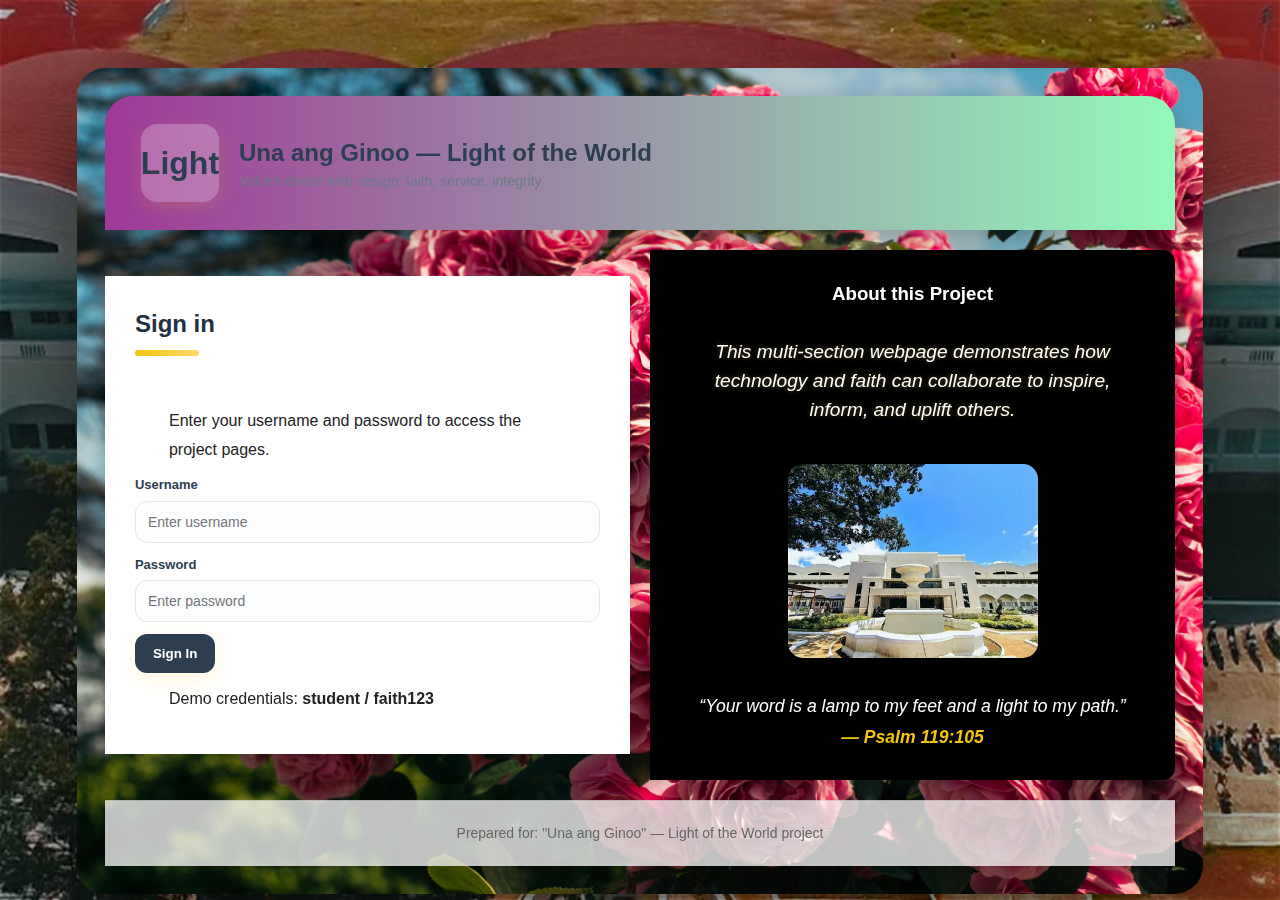
<file: index.html>
<!doctype html>
<html lang="en">
<head>
  <meta charset="utf-8" />
  <meta name="viewport" content="width=device-width,initial-scale=1" />
  <title>FaithProject - Login</title>
  <link rel="stylesheet" href="styles.css">
  <link rel="stylesheet" href="index1.css">
</head>
<body>
  <div class="container">
    <!-- Header -->
    <div class="header">
      <div class="logo">Light</div>
      <div>
        <div class="title">Una ang Ginoo — Light of the World</div>
        <div class="subtitle">Values-driven web design: faith, service, integrity</div>
      </div>
    </div>

    <!-- Login Card with Split Layout -->
    <div class="login-card" role="main" aria-labelledby="login-header">
      
      <!-- Left side: Login -->
      <div class="login-left">
        <h2 id="login-header">Sign in</h2>
        <span class="gold-line"></span>
        <p class="note">Enter your username and password to access the project pages.</p>

        <div class="form-group">
          <label for="username">Username</label>
          <input id="username" type="text" placeholder="Enter username" aria-required="true" />
        </div>

        <div class="form-group">
          <label for="password">Password</label>
          <input id="password" type="password" placeholder="Enter password" aria-required="true" />
        </div>

        <button class="btn" onclick="tryLogin()">Sign In</button>
        <p style="margin-top:12px" class="note">Demo credentials: <strong>student / faith123</strong></p>
      </div>

      <!-- Right side: About Section -->
      <div class="login-right">
        <h3>About this Project</h3>
        <p class="note">
          This multi-section webpage demonstrates how technology and faith can collaborate 
          to inspire, inform, and uplift others.
        </p>

        <!-- Candle Image with Glow Animation (Local Image) -->
        <img src="front.webp" alt="Candle" class="about-img glow">

        <!-- Bible Verse -->
        <p class="verse">
            “Your word is a lamp to my feet and a light to my path.”  
            <span>— Psalm 119:105</span>
        </p>
      </div>
    </div>

    <!-- Footer -->
    <div class="footer">Prepared for: "Una ang Ginoo" — Light of the World project</div>
  </div>

  <!-- Login Script -->
  <script>
    const DEMO_USER = "student";
    const DEMO_PASS = "faith123";

    function tryLogin(){
      const u = document.getElementById('username').value.trim();
      const p = document.getElementById('password').value.trim();

      if(!u || !p){
        alert('Enter both username and password.');
        return;
      }
      if(u === DEMO_USER && p === DEMO_PASS){
        sessionStorage.setItem('loggedIn','true');
        sessionStorage.setItem('user', u);
        location.href = "home.html";
      } else {
        alert('Credentials incorrect. Try username: student  password: faith123');
      }
    }

    if(sessionStorage.getItem('loggedIn') === 'true'){
      // Optional: location.href = 'home.html';
    }
  </script>
</body>
</html>
</file>
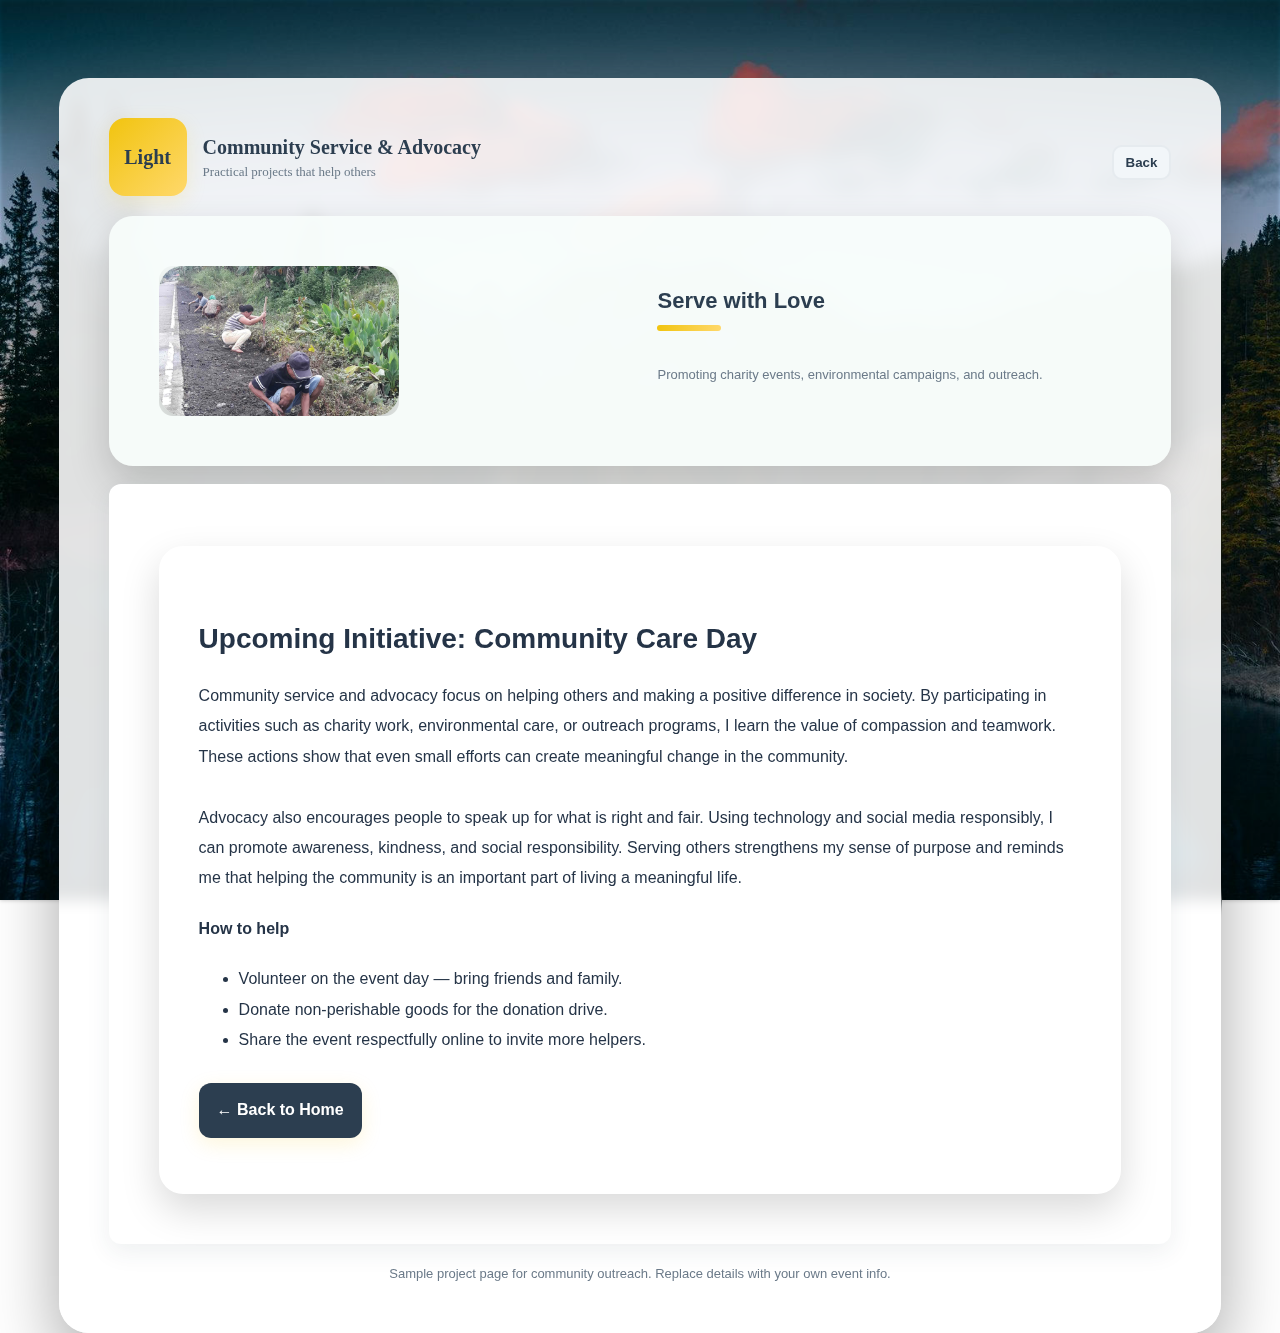
<file: community.html>
<!doctype html>
<html lang="en">
<head>
  <meta charset="utf-8" />
  <meta name="viewport" content="width=device-width,initial-scale=1" />
  <title>Community Service</title>
  <link rel="stylesheet" href="styles.css">
  <link rel="stylesheet" href="community.css">
</head>
<body>
  <div class="container">
    <div class="header">
      <div class="logo">Light</div>
      <div>
        <div class="title">Community Service & Advocacy</div>
        <div class="subtitle">Practical projects that help others</div>
      </div>
      <div class="top-right">
        <button class="logout" onclick="goBack()">Back</button>
      </div>
    </div>

    <div class="hero">
      <div class="hero-img">
        <img src="community.jpeg" alt="Community service">
      </div>
      <div class="hero-text">
        <h1>Serve with Love</h1>
        <span class="gold-line"></span>
        <p class="note">Promoting charity events, environmental campaigns, and outreach.</p>
      </div>
    </div>

    <div class="content">
      <div class="article">
        <h3>Upcoming Initiative: Community Care Day</h3>
           <p>Community service and advocacy focus on helping others and making a positive difference in society. By participating in activities such as charity work, environmental care, or outreach programs, I learn the value of compassion and teamwork. These actions show that even small efforts can create meaningful change in the community.<br>
<br>Advocacy also encourages people to speak up for what is right and fair. Using technology and social media responsibly, I can promote awareness, kindness, and social responsibility. Serving others strengthens my sense of purpose and reminds me that helping the community is an important part of living a meaningful life.</p>
        <h4>How to help</h4>
        <ul>
          <li>Volunteer on the event day — bring friends and family.</li>
          <li>Donate non-perishable goods for the donation drive.</li>
          <li>Share the event respectfully online to invite more helpers.</li>
        </ul>

        <p style="margin-top:12px"><a class="back-link btn" href="home.html">← Back to Home</a></p>
      </div>
    </div>

    <div class="footer">Sample project page for community outreach. Replace details with your own event info.</div>
  </div>
<script>function goBack(){ location.href='home.html' }</script>
</body>
</html>
</file>
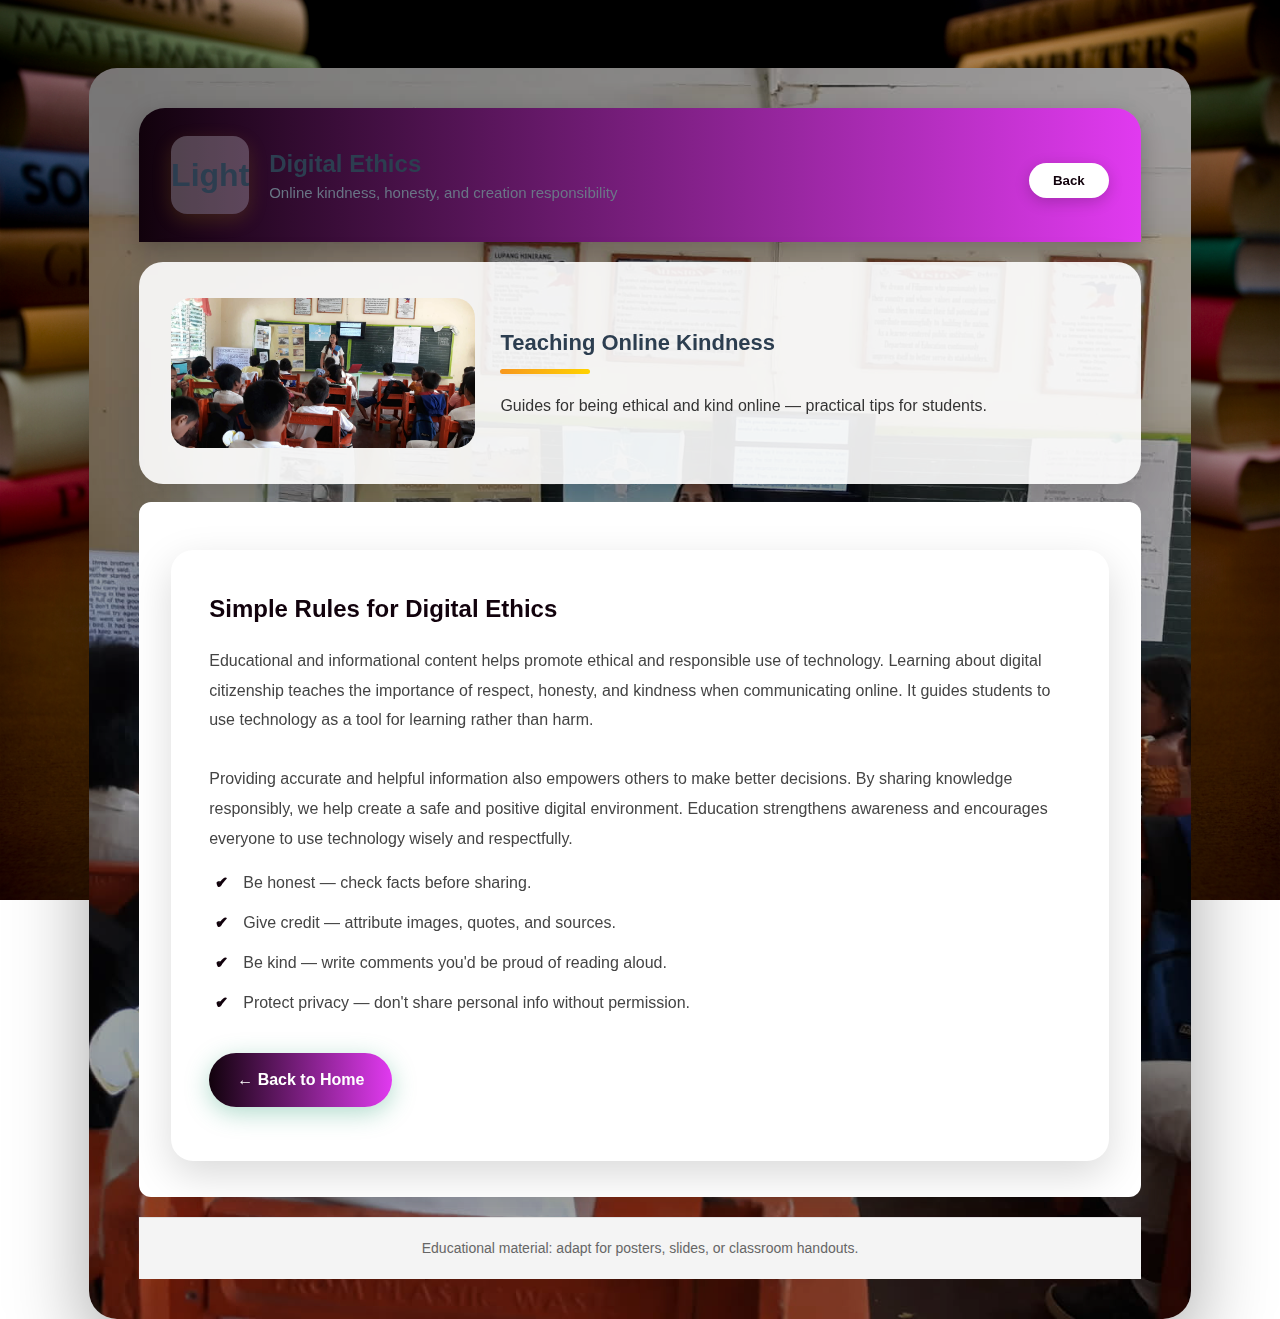
<file: education.html>
<!doctype html>
<html lang="en">
<head>
  <meta charset="utf-8" />
  <meta name="viewport" content="width=device-width,initial-scale=1" />
  <title>Digital Ethics & Education</title>
  <link rel="stylesheet" href="styles.css">
  <link rel="stylesheet" href="educational.css">
</head>
<body>
  <div class="container">
    <div class="header">
      <div class="logo">Light</div>
      <div>
        <div class="title">Digital Ethics</div>
        <div class="subtitle">Online kindness, honesty, and creation responsibility</div>
      </div>
      <div class="top-right">
        <button class="logout" onclick="goBack()">Back</button>
      </div>
    </div>

    <div class="hero">
      <div class="hero-img">
        <img src="mama2.jpeg" alt="Education">
      </div>
      <div class="hero-text">
        <h1>Teaching Online Kindness</h1>
        <span class="gold-line"></span>
        <p class="note">Guides for being ethical and kind online — practical tips for students.</p>
      </div>
    </div>

    <div class="content">
      <div class="article">
        <h3>Simple Rules for Digital Ethics</h3>
        <p>Educational and informational content helps promote ethical and responsible use of technology. Learning about digital citizenship teaches the importance of respect, honesty, and kindness when communicating online. It guides students to use technology as a tool for learning rather than harm.<br>
<br>Providing accurate and helpful information also empowers others to make better decisions. By sharing knowledge responsibly, we help create a safe and positive digital environment. Education strengthens awareness and encourages everyone to use technology wisely and respectfully.</p>
        <ul>
          <li>Be honest — check facts before sharing.</li>
          <li>Give credit — attribute images, quotes, and sources.</li>
          <li>Be kind — write comments you'd be proud of reading aloud.</li>
          <li>Protect privacy — don't share personal info without permission.</li>
        </ul>

        <p style="margin-top:12px"><a class="back-link btn" href="home.html">← Back to Home</a></p>
      </div>
    </div>

    <div class="footer">Educational material: adapt for posters, slides, or classroom handouts.</div>
  </div>
<script>function goBack(){ location.href='home.html' }</script>
</body>
</html>
</file>
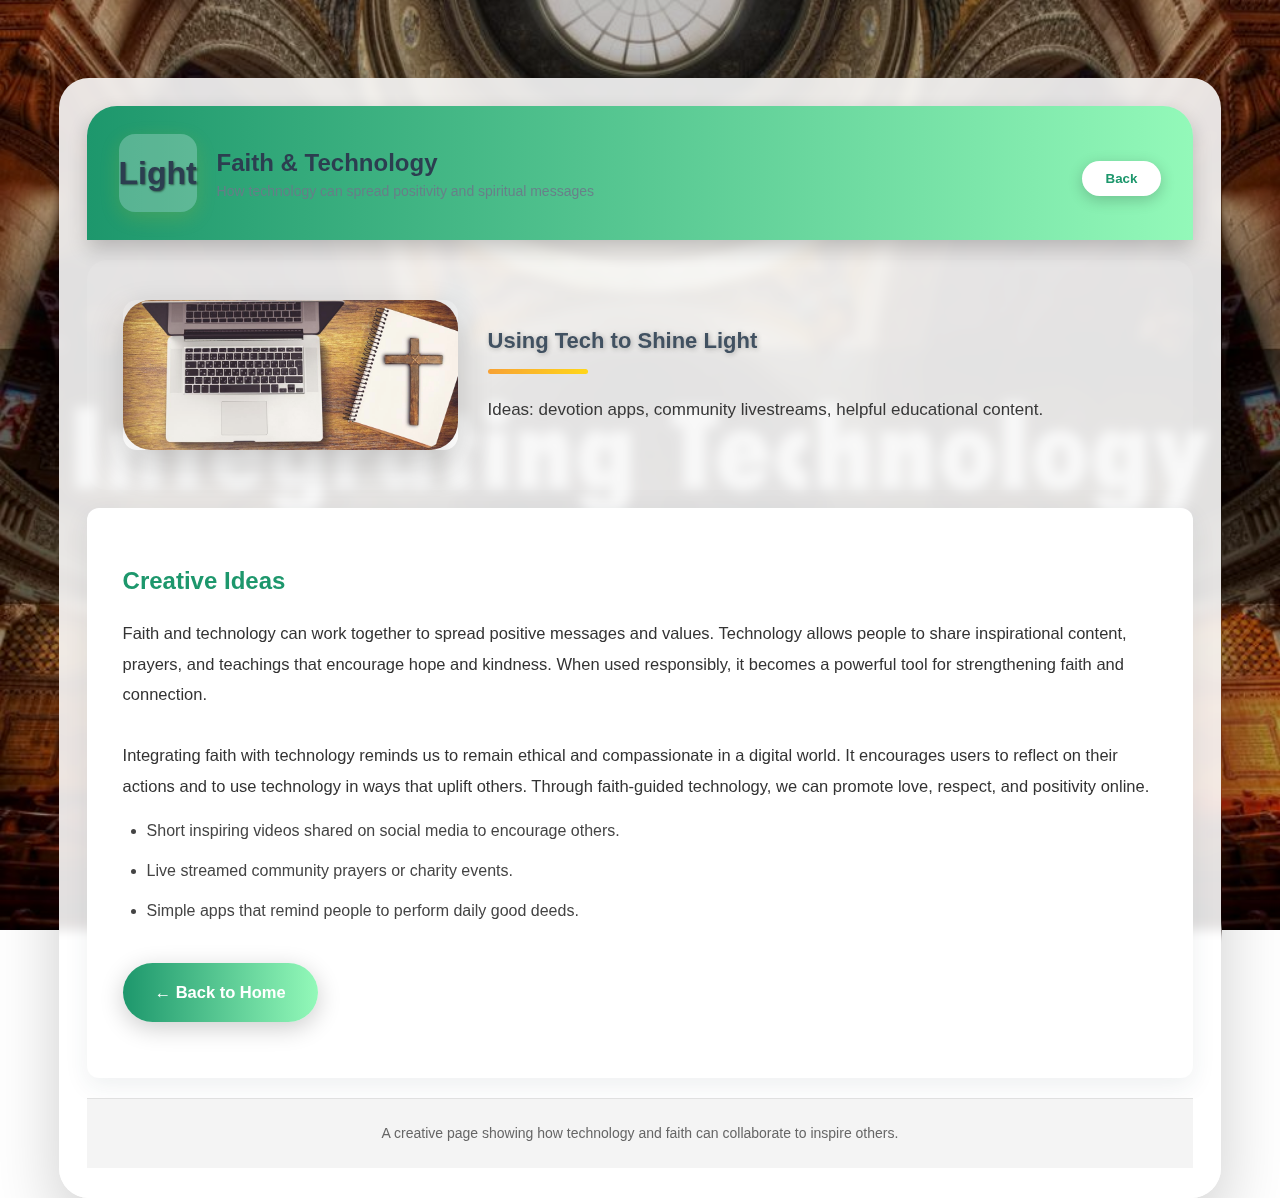
<file: faithtech.html>
<!doctype html>
<html lang="en">
<head>
  <meta charset="utf-8" />
  <meta name="viewport" content="width=device-width,initial-scale=1" />
  <title>Faith & Technology</title>
  <link rel="stylesheet" href="styles.css">
  <link rel="stylesheet" href="faithtech.css">
</head>
<body>
  <div class="container">
    <div class="header">
      <div class="logo">Light</div>
      <div>
        <div class="title">Faith & Technology</div>
        <div class="subtitle">How technology can spread positivity and spiritual messages</div>
      </div>
      <div class="top-right">
        <button class="logout" onclick="goBack()">Back</button>
      </div>
    </div>

    <div class="hero">
      <div class="hero-img">
        <img src="god.jpg" alt="Faith & tech">
      </div>
      <div class="hero-text">
        <h1>Using Tech to Shine Light</h1>
        <span class="gold-line"></span>
        <p class="note">Ideas: devotion apps, community livestreams, helpful educational content.</p>
      </div>
    </div>

    <div class="content">
      <div class="article">
        <h3>Creative Ideas</h3>
        <p>Faith and technology can work together to spread positive messages and values. Technology allows people to share inspirational content, prayers, and teachings that encourage hope and kindness. When used responsibly, it becomes a powerful tool for strengthening faith and connection.<br>
<br>Integrating faith with technology reminds us to remain ethical and compassionate in a digital world. It encourages users to reflect on their actions and to use technology in ways that uplift others. Through faith-guided technology, we can promote love, respect, and positivity online.
</p>
        <ul>
          <li>Short inspiring videos shared on social media to encourage others.</li>
          <li>Live streamed community prayers or charity events.</li>
          <li>Simple apps that remind people to perform daily good deeds.</li>
        </ul>

        <p style="margin-top:12px"><a class="back-link btn" href="home.html">← Back to Home</a></p>
      </div>
    </div>

    <div class="footer">A creative page showing how technology and faith can collaborate to inspire others.</div>
  </div>
<script>function goBack(){ location.href='home.html' }</script>
</body>
</html>
</file>
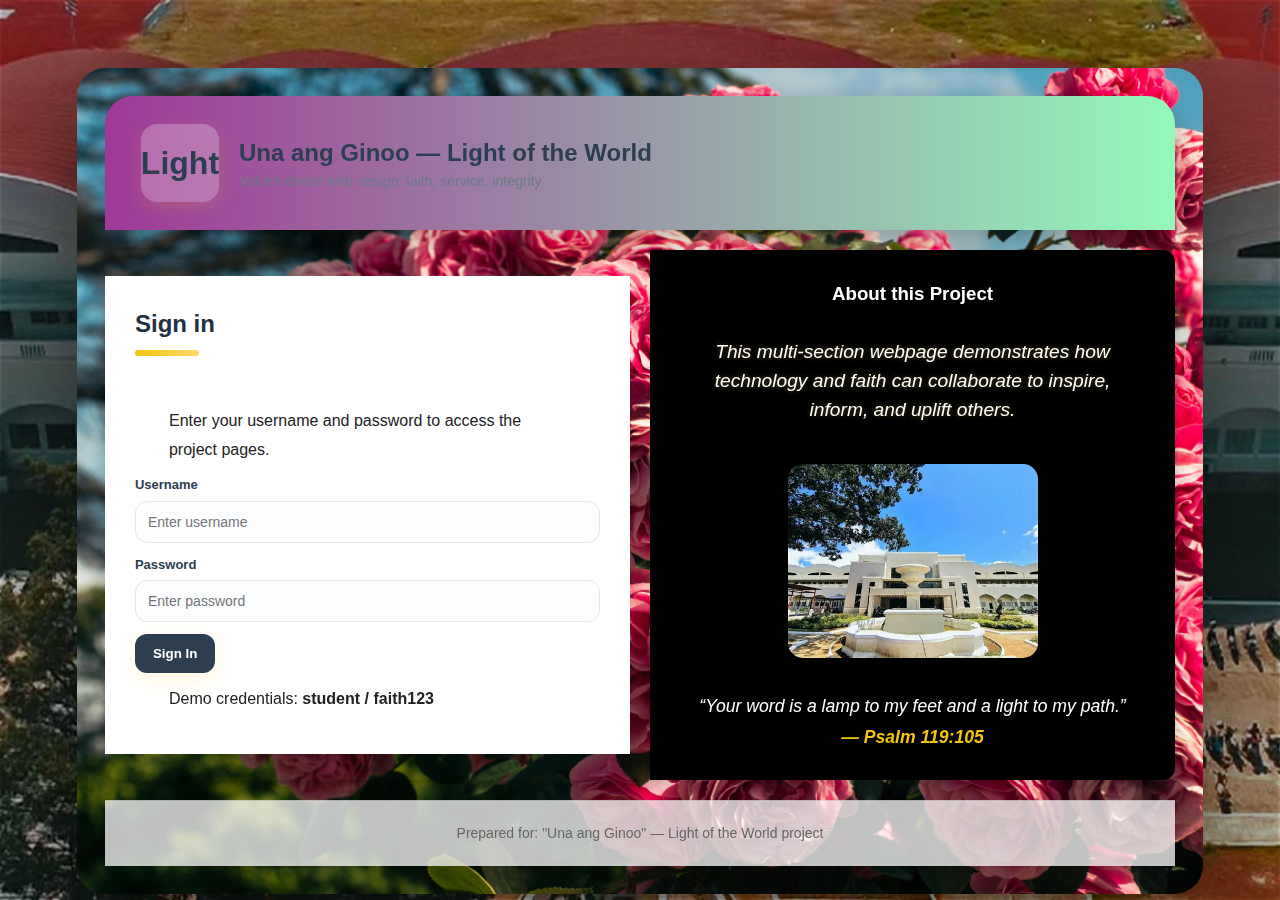
<file: home.html>
<!doctype html>
<html lang="en">
<head>
  <meta charset="utf-8" />
  <meta name="viewport" content="width=device-width,initial-scale=1" />
  <title>Home — Light of the World</title>
  <link rel="stylesheet" href="styles.css">
  <link rel="stylesheet" href="home.css">
</head>
<body>
  <div class="container" role="main">
    <div class="header">
      <div class="logo">Light</div>
      <div>
        <div class="title">Welcome — Light of the World</div>
        <div class="subtitle">Choose a page to explore value-centered web content</div>
      </div>
      <div class="top-right">
        <button class="logout" onclick="logout()">Logout</button>
      </div>
    </div>

    <div style="display:flex;align-items:center;gap:14px">
      <div style="flex:1">
        <p class="note">Hello <strong id="who">Guest</strong> — click a card to open a page. Each card includes an image and short description.</p>
      </div>
    </div>

    <div class="grid" aria-label="project pages">
      <div class="card" onclick="openPage('reflection.html')" role="link" tabindex="0" onkeypress="if(event.key==='Enter') openPage('reflection.html')">
        <div class="thumb"><img src="self.jpg" alt="Reflection image"></div>
        <div>
          <h3>Personal Reflection</h3>
          <p>Reflections on faith, integrity, and digital citizenship.</p>
        </div>
      </div>

      <div class="card" onclick="openPage('community.html')" role="link" tabindex="0" onkeypress="if(event.key==='Enter') openPage('community.html')">
        <div class="thumb"><img src="community.jpeg" alt="Community"></div>
        <div>
          <h3>Community Service / Advocacy</h3>
          <p>Promote initiatives: charity, outreach, and environmental care.</p>
        </div>
      </div>

      <div class="card" onclick="openPage('portfolio.html')" role="link" tabindex="0" onkeypress="if(event.key==='Enter') openPage('portfolio.html')">
        <div class="thumb"><img src="barangay.jpeg" alt="Portfolio"></div>
        <div>
          <h3>Inspirational Portfolio</h3>
          <p>Highlight work, goals, and guiding values — Light of the World style.</p>
        </div>
      </div>

      <div class="card" onclick="openPage('education.html')" role="link" tabindex="0" onkeypress="if(event.key==='Enter') openPage('education.html')">
        <div class="thumb"><img src="mama2.jpeg" alt="Education"></div>
        <div>
          <h3>Educational / Informational</h3>
          <p>Teach ethical digital practices; kindness and honesty online.</p>
        </div>
      </div>

      <div class="card" onclick="openPage('faithtech.html')" role="link" tabindex="0" onkeypress="if(event.key==='Enter') openPage('faithtech.html')">
        <div class="thumb"><img src="god.jpg" alt="Faith and Tech"></div>
        <div>
          <h3>Faith & Technology</h3>
          <p>Creative ways tech spreads positivity and spiritual messages online.</p>
        </div>
      </div>
    </div>

    <div class="footer">Click any card to open the corresponding page. Replace images in the HTML or save them locally in an images/ folder.</div>
  </div>

<script>
  if(sessionStorage.getItem('loggedIn') !== 'true'){
    alert('Please log in first.');
    location.href = 'index.html';
  } else {
    document.getElementById('who').innerText = sessionStorage.getItem('user') || 'Student';
  }

  function logout(){
    sessionStorage.clear();
    location.href = 'index.html';
  }

  function openPage(url){
    location.href = url;
  }
</script>
</body>
</html>
</file>
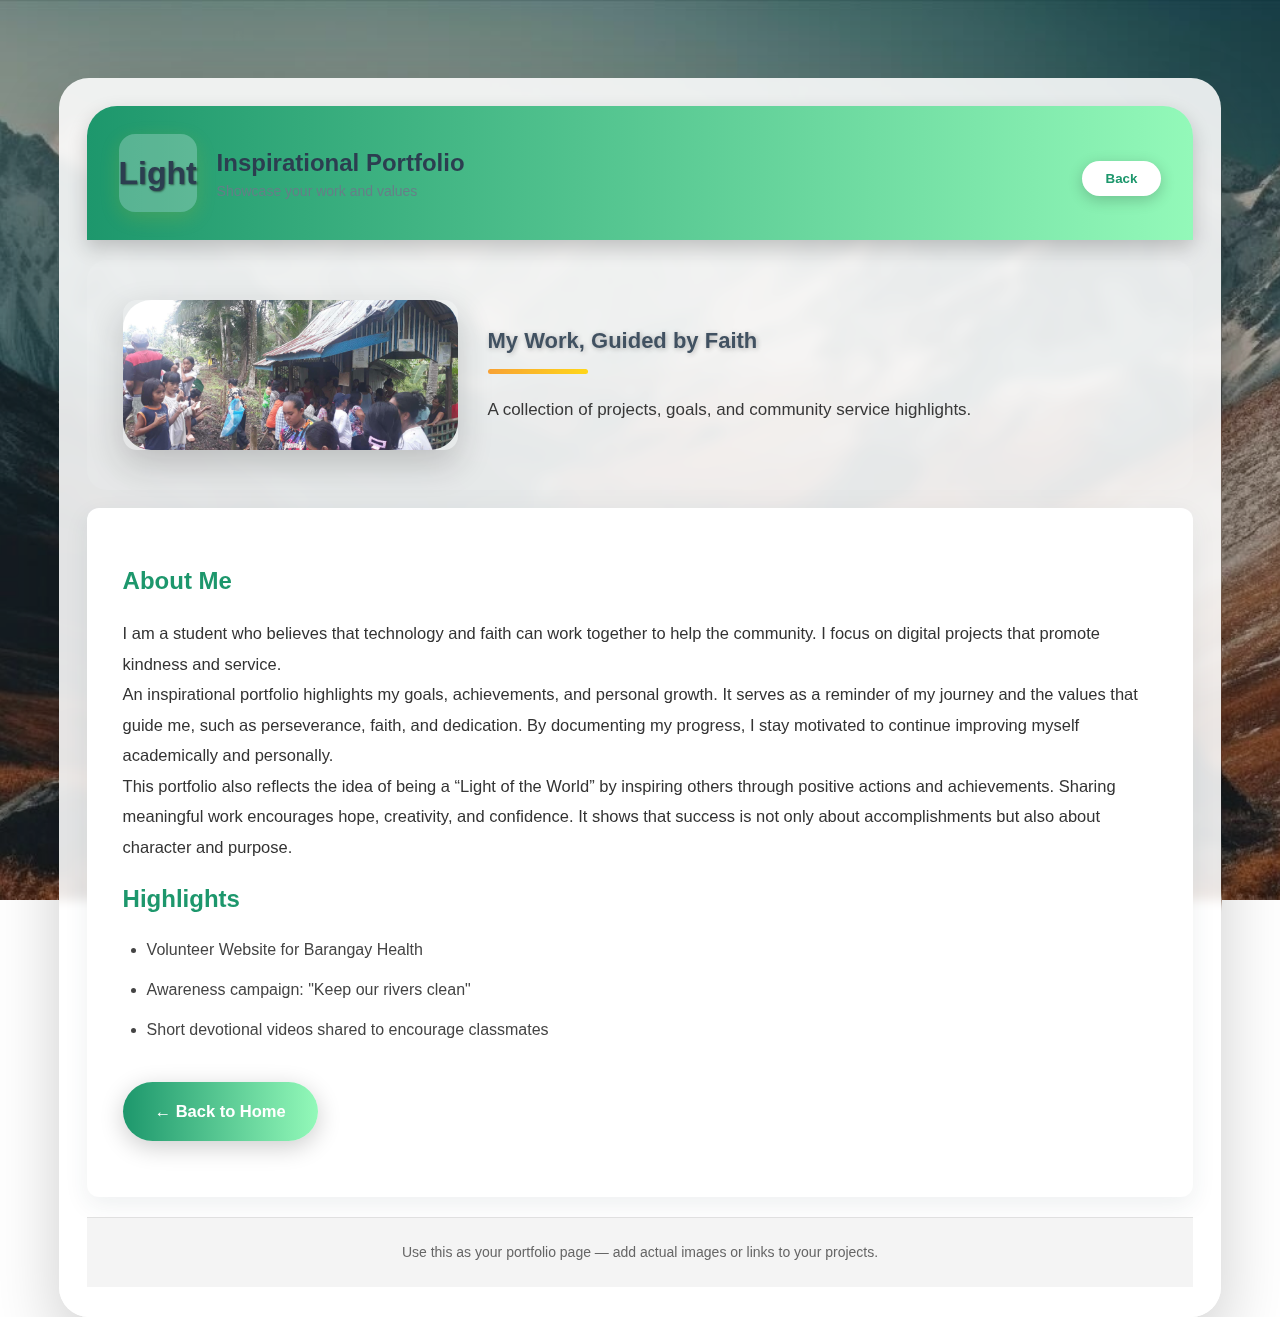
<file: portfolio.html>
<!doctype html>
<html lang="en">
<head>
  <meta charset="utf-8" />
  <meta name="viewport" content="width=device-width,initial-scale=1" />
  <title>Inspirational Portfolio</title>
  <link rel="stylesheet" href="styles.css">
  <link rel="stylesheet" href="portfolio.css">
</head>
<body>
  <div class="container">
    <div class="header">
      <div class="logo">Light</div>
      <div>
        <div class="title">Inspirational Portfolio</div>
        <div class="subtitle">Showcase your work and values</div>
      </div>
      <div class="top-right">
        <button class="logout" onclick="goBack()">Back</button>
      </div>
    </div>

    <div class="hero">
      <div class="hero-img">
        <img src="barangay.jpeg" alt="Portfolio">
      </div>
      <div class="hero-text">
        <h1>My Work, Guided by Faith</h1>
        <span class="gold-line"></span>
        <p class="note">A collection of projects, goals, and community service highlights.</p>
      </div>
    </div>

    <div class="content">
      <div class="article">
        <h3>About Me</h3>
        <p>I am a student who believes that technology and faith can work together to help the community. I focus on digital projects that promote kindness and service.<br>
        An inspirational portfolio highlights my goals, achievements, and personal growth. It serves as a reminder of my journey and the values that guide me, such as perseverance, faith, and dedication. By documenting my progress, I stay motivated to continue improving myself academically and personally.
<br>This portfolio also reflects the idea of being a “Light of the World” by inspiring others through positive actions and achievements. Sharing meaningful work encourages hope, creativity, and confidence. It shows that success is not only about accomplishments but also about character and purpose.
</p>

        <h3>Highlights</h3>
        <ol>
          <li>Volunteer Website for Barangay Health</li>
          <li>Awareness campaign: "Keep our rivers clean"</li>
          <li>Short devotional videos shared to encourage classmates</li>
        </ol>

        <p style="margin-top:12px"><a class="back-link btn" href="home.html">← Back to Home</a></p>
      </div>
    </div>

    <div class="footer">Use this as your portfolio page — add actual images or links to your projects.</div>
  </div>
<script>function goBack(){ location.href='home.html' }</script>
</body>
</html>
</file>
<file: styles.css>
/* styles.css - Light of the World (Gold + Navy + White) */
:root{
  --gold: #f1c40f;
  --navy: #2c3e50;
  --white: #ffffff;
  --bg: #ecf0f1;
  --muted: #6b7a89;
  --card-shadow: 0 8px 24px rgba(44,62,80,0.08);
  --radius:16px;
  --pad:20px;
  --accent-glow: 0 6px 20px rgba(241,196,15,0.15);
  --font-sans: "Segoe UI", Roboto, "Helvetica Neue", Arial, sans-serif;
}

*{box-sizing:border-box}
html,body{height:100%}
body{
  margin:0;
  font-family: var(--font-sans);
  color: #213142;
  background: linear-gradient(180deg, #ffffff 0%, var(--bg) 100%);
  -webkit-font-smoothing:antialiased;
  -moz-osx-font-smoothing:grayscale;
  padding:28px;
  line-height:1.5;
}

/* main container */
.container{
  max-width:1040px;
  margin:0 auto;
  background:var(--white);
  border-radius:24px;
  box-shadow:var(--card-shadow);
  padding:28px;
}

/* header */
.header{
  display:flex;
  gap:16px;
  align-items:center;
  margin-bottom:20px;
  font-family: 'Times New Roman', Times, serif;
  font-size: 30px;
}
.logo {
  width:78px;
  height:78px;
  border-radius:16px;
  background:linear-gradient(135deg,var(--gold), #ffd86b);
  display:flex;
  align-items:center;
  justify-content:center;
  font-weight:800;
  color:var(--navy);
  font-size:20px;
  box-shadow: var(--accent-glow);
}
.title { font-size:20px; font-weight:800; color:var(--navy); }
.subtitle { color:var(--muted); font-size:13px; }

/* login layout */
.login-card{
  display:grid;
  grid-template-columns:1fr 1fr;
  gap:20px;
  align-items:center;
}
.login-left{
  padding:12px 6px;
}
.form-group{margin-bottom:12px}
label{display:block;font-weight:700;font-size:13px;margin-bottom:6px;color:var(--navy)}
input[type="text"], input[type="password"]{
  width:100%;
  padding:12px;
  border-radius:12px;
  border:1px solid #e3e7ea;
  font-size:14px;
  background:#fbfdff;
}
.btn{
  display:inline-block;
  padding:12px 18px;
  border-radius:12px;
  background:var(--navy);
  color:var(--white);
  text-decoration:none;
  font-weight:800;
  cursor:pointer;
  border:none;
  box-shadow: var(--accent-glow);
}
.btn-ghost{
  background:transparent;
  border:2px solid var(--navy);
  color:var(--navy);
}
.note{font-size:13px;color:var(--muted)}

/* card grid */
.grid{
  display:grid;
  grid-template-columns:repeat(2,1fr);
  gap:18px;
  margin-top:18px;
}
.card{
  background: linear-gradient(180deg,#ffffff,#fcfcff);
  border-radius:14px;
  padding:12px;
  box-shadow: 0 6px 18px rgba(33,49,66,0.04);
  display:flex;
  gap:12px;
  align-items:center;
  cursor:pointer;
  transition:transform .18s ease, box-shadow .18s ease;
  border:1px solid rgba(44,62,80,0.04);
}
.card:hover{transform:translateY(-6px); box-shadow: 0 18px 36px rgba(44,62,80,0.09);}
.thumb{
  width:120px;height:82px;border-radius:10px;flex-shrink:0;overflow:hidden;
  display:flex;align-items:center;justify-content:center;background:#eee;
  border:1px solid rgba(0,0,0,0.04);
}
.thumb img{width:100%;height:100%;object-fit:cover}
.card h3{margin:0;font-size:16px;color:var(--navy)}
.card p{margin:4px 0 0;color:var(--muted);font-size:13px}

/* hero + content */
.hero{
  display:flex;
  gap:18px;
  align-items:center;
  margin-bottom:18px;
}
.hero .hero-img{width:240px;height:150px;border-radius:14px;overflow:hidden}
.hero .hero-img img{width:100%;height:100%;object-fit:cover}
.hero .hero-text h1{margin:0;font-size:22px;color:var(--navy)}
.content{background:#fff;padding:18px;border-radius:12px;box-shadow:var(--card-shadow)}
.article{margin-top:12px;line-height:1.75;color:#253447}

/* top-right & footer */
.top-right{margin-left:auto}
.logout{background:#f2f6f9;color:var(--navy);padding:8px 12px;border-radius:10px;font-weight:700;border:2px solid rgba(44,62,80,0.06)}
.footer{margin-top:20px;text-align:center;color:var(--muted);font-size:13px}
.back-link{display:inline-block;margin-top:12px}

/* small visual accent for gold headings */
.gold-line{
  display:inline-block;
  height:6px;
  width:64px;
  background:linear-gradient(90deg,var(--gold), #ffd86b);
  border-radius:6px;
  margin:8px 0 14px 0;
}

/* responsive */
@media(max-width:880px){
  .login-card{grid-template-columns:1fr}
  .grid{grid-template-columns:1fr}
  .hero{flex-direction:column}
  .hero .hero-img{width:100%;height:200px}
}

.about-img {
    width: 300  px;
    display: block;
    margin: 20px auto;
    border-radius: 15px;
    box-shadow: 0 4px 10px rgba(0,0,0,0.25);
}

/* Soft Glow Animation */
.glow {
    animation: softGlow 3s ease-in-out infinite alternate;
}

@keyframes softGlow {
    0% {
        box-shadow: 0 4px 10px rgba(241, 196, 15, 0.4);
    }
    100% {
        box-shadow: 0 4px 25px rgba(241, 196, 15, 0.9);
    }
}

/* Bible Verse Styling */
.verse {
    text-align: center;
    font-style: italic;
    margin-top: 15px;
    font-size: 1.1rem;
    color: #ffffff; /* white text */
}

.verse span {
    display: block;
    margin-top: 5px;
    font-weight: bold;
    color: #f1c40f; /* gold accent for the reference */
}


/* Login Card Flex Layout */
.login-card {
    display: flex;
    flex-direction: row;
    border-radius: 12px;
    overflow: hidden;
    box-shadow: 0 4px 15px rgba(0,0,0,0.2);
}

/* Left side: Login form */
.login-left {
    flex: 1;
    background-color: #ffffff; /* white */
    padding: 30px;
}

/* Right side: About section */
.login-right {
    flex: 1;
    background-color: #000000; /* black background */
    padding: 30px;
    color: #ffffff; /* default text color white */
    display: flex;
    flex-direction: column;
    justify-content: center;
    align-items: center;
}


/* About section image */
.about-img {
    width: 250px;
    display: block;
    margin: 20px auto;
    border-radius: 15px;
    box-shadow: 0 4px 10px rgba(0,0,0,0.25);
}

/* Soft glow animation */
.glow {
    animation: softGlow 3s ease-in-out infinite alternate;
}

@keyframes softGlow {
    0% { box-shadow: 0 4px 10px rgba(241, 196, 15, 0.4); }
    100% { box-shadow: 0 4px 25px rgba(139, 137, 127, 0.9); }
}

/* Bible verse */
.verse {
    text-align: center;
    font-style: italic;
    margin-top: 15px;
    font-size: 1.1rem;
}

.verse span {
    display: block;
    margin-top: 5px;
    font-weight: bold;
    color: #f1c40f; /* gold accent */
}

/* Responsive layout for smaller screens */
@media (max-width: 900px) {
    .login-card {
        flex-direction: column; /* stack vertically */
    }

    .login-left,
    .login-right {
        flex: none;           /* take full width */
        width: 100%;
    }

    .login-right {
        padding: 20px;
        text-align: center;  /* center text on mobile */
    }

    .about-img {
        width: 200px;        /* slightly smaller for mobile */
        margin: 15px auto;
    }

    .verse {
        font-size: 1rem;
    }
}

/* About paragraph styling */
.login-right .note {
    color: #ffffff;           /* white text */
    font-size: 1.2rem;        /* slightly larger */
    font-weight: 500;         /* semi-bold */
    font-style: italic;       /* optional italic for emphasis */
    text-align: center;       /* center text */
    line-height: 1.5;         /* better readability */
    margin-bottom: 20px;      /* spacing from image below */
    text-shadow: 0 0 5px rgba(170, 149, 63, 0.5); /* subtle gold glow */
}
</file>
<file: community.css>
/* ===== BODY & BACKGROUND ===== */
body {
  min-height: 100vh;
  position: relative;
  overflow-x: hidden;
  display: flex;
  justify-content: center;
  align-items: flex-start; /* allows top spacing */
  background: url("comm.jpg") center / cover no-repeat fixed;
}

body::before {
  content: "";
  position: fixed;
  inset: 0;
  background: rgba(0,0,0,0.25); /* mild dark overlay */
  z-index: -1;
  filter: blur(2px);
}

/* ===== MAIN CONTAINER (GLASS EFFECT & ADJUSTED SIZE) ===== */
.container {
  width: 95%;                /* take most of the width */
  max-width: 1300px;         /* bigger box for larger screens */
  min-height: 85vh;          /* covers most vertical space */
  background: rgba(255, 255, 255, 0.88);
  backdrop-filter: blur(8px);
  -webkit-backdrop-filter: blur(8px);
  border-radius: 30px;
  overflow: hidden;
  box-shadow: 0 30px 70px rgba(0,0,0,0.35);
  padding: 40px 50px 50px 50px; /* spacious padding */
  margin-top: 50px;
  display: flex;
  flex-direction: column;
  justify-content: flex-start;
  animation: fadeIn 1.2s ease;
}

/* ===== HERO SECTION (PROPORTIONAL) ===== */
.hero {
  display: grid;
  grid-template-columns: 1fr 1fr;
  gap: 35px;
  padding: 50px;
  background: rgba(247,253,251,0.92);
  border-radius: 24px;
  box-shadow: 0 18px 40px rgba(0,0,0,0.18);
  transition: transform 0.3s ease, box-shadow 0.3s ease;
}

.hero-img img {
  width: 100%;
  height: 380px;
  object-fit: cover;
  border-radius: 24px;
  box-shadow: 0 16px 38px rgba(0,0,0,0.25);
  transition: transform 0.5s ease, box-shadow 0.5s ease;
}

.hero-text h1 {
  font-size: 44px;
  margin-bottom: 16px;
}

/* ===== CONTENT AREA (LARGER & SPACIOUS) ===== */
.content {
  padding: 50px;
}

.article {
  background: #ffffff;
  padding: 40px;
  border-radius: 24px;
  box-shadow: 0 16px 38px rgba(0,0,0,0.15);
  transition: transform 0.3s ease, box-shadow 0.3s ease;
}

.article h3 {
  font-size: 28px;
  margin-bottom: 18px;
}

.article p, .article li {
  font-size: 16px;
  line-height: 1.9;
}

/* ===== RESPONSIVE ===== */
@media (max-width: 768px) {
  .hero {
    grid-template-columns: 1fr;
    padding: 35px;
  }

  .hero-text h1 {
    font-size: 32px;
  }

  .article p, .article li {
    font-size: 15px;
  }
}
</file>
<file: index1.css>
/* ===== RESET ===== */
* {
  margin: 0;
  padding: 0;
  box-sizing: border-box;
  font-family: "Poppins", "Segoe UI", sans-serif;
}

:root {
  --primary: #a03997;
  --secondary: #93f9b9;
  --dark: #990c5e;
}

/* ===== BODY & BACKGROUND ===== */
body {
  min-height: 100vh;
  display: flex;
  justify-content: center;
  align-items: flex-start;
  position: relative;
  overflow-x: hidden;
  background: url("tcgc.jpeg") center / cover no-repeat fixed;
}

/* Mild blur overlay for better contrast */
body::before {
  content: "";
  position: fixed;
  inset: 0;
  background: rgba(0,0,0,0.3);
  filter: blur(1.5px);
  z-index: -1;
}

/* ===== MAIN CONTAINER ===== */
.container {
  width: 92%;
  max-width: 1280px;
  margin-top: 40px;
  position: relative;
  border-radius: 28px;
  overflow: hidden;
  box-shadow: 0 35px 90px rgba(0,0,0,0.45);
  animation: floatIn 1.3s ease;
  background: url("rose1.jpg") center / cover no-repeat;
  background-blend-mode: overlay;
}

/* Ensure content is above background */
.container > * {
  position: relative;
  z-index: 1;
}

/* ===== HEADER ===== */
.header {
  display: flex;
  align-items: center;
  gap: 20px;
  padding: 28px 36px;
  background: linear-gradient(90deg, var(--primary), var(--secondary));
  color: #d43c3c;
  border-radius: 28px 28px 0 0;
  box-shadow: 0 8px 25px rgba(0,0,0,0.25);
}

.logo {
  font-size: 32px;
  font-weight: 900;
  padding: 12px 20px;
  border-radius: 16px;
  background: rgba(255,255,255,.25);
}

.title {
  font-size: 24px;
  font-weight: 700;
}

.subtitle {
  font-size: 14px;
  opacity: 0.95;
}

.top-right {
  margin-left: auto;
}

.logout {
  padding: 11px 26px;
  border-radius: 40px;
  border: none;
  background: #fff;
  color: var(--primary);
  font-weight: 700;
  cursor: pointer;
  transition: 0.35s ease;
}

.logout:hover {
  background: var(--dark);
  color: #fff;
  transform: translateY(-2px);
}

/* ===== INTRO / NOTE ===== */
.note {
  margin: 30px 34px 10px;
  font-size: 16px;
  line-height: 1.8;
  color: #222;
}

/* ===== GRID ===== */
.grid {
  display: grid;
  grid-template-columns: repeat(auto-fit, minmax(280px, 1fr));
  gap: 28px;
  padding: 34px;
}

/* ===== CARD ===== */
.card {
  background: rgba(255,255,255,0.92);
  border-radius: 24px;
  overflow: hidden;
  cursor: pointer;
  box-shadow: 0 18px 45px rgba(0,0,0,0.18);
  transition: 0.45s ease;
  position: relative;
}

.card::before {
  content: "";
  position: absolute;
  inset: 0;
  background: linear-gradient(120deg, transparent, rgba(255,255,255,0.4), transparent);
  opacity: 0;
  transition: 0.5s ease;
}

.card:hover::before {
  opacity: 1;
}

.card:hover {
  transform: translateY(-12px) scale(1.02);
  box-shadow: 0 35px 70px rgba(0,0,0,0.35);
}

/* Image */
.thumb img {
  width: 100%;
  height: 200px;
  object-fit: cover;
  transition: 0.6s ease;
}

.card:hover img {
  transform: scale(1.08);
}

/* Text */
.card h3 {
  font-size: 20px;
  margin: 18px 18px 6px;
  color: var(--primary);
}

.card p {
  font-size: 15px;
  margin: 0 18px 22px;
  line-height: 1.6;
  color: #555;
}

/* ===== FOOTER ===== */
.footer {
  text-align: center;
  padding: 22px;
  font-size: 14px;
  color: #666;
  background: rgba(255,255,255,.75);
  border-top: 1px solid rgba(0,0,0,0.1);
}

/* ===== ANIMATION ===== */
@keyframes floatIn {
  from {
    opacity: 0;
    transform: translateY(30px) scale(0.96);
  }
  to {
    opacity: 1;
    transform: translateY(0) scale(1);
  }
}

/* ===== RESPONSIVE ===== */
@media (max-width: 768px) {
  .title {
    font-size: 20px;
  }

  .note {
    margin: 22px;
  }

  .grid {
    padding: 24px;
  }

  .thumb img {
    height: 180px;
  }
}
</file>
<file: educational.css>
/* ===== RESET ===== */
* {
  margin: 0;
  padding: 0;
  font-family: "Poppins", "Segoe UI", sans-serif;
}

:root {
  --primary: #11020c;
  --secondary: #e13af0;
  --gold: #ffd369;
  --dark: #0f2f28;
}

/* ===== PAGE BACKGROUND ===== */
body {
  min-height: 100vh;
  display: flex;
  justify-content: center;
  align-items: flex-start;
  background: url("EDUCATION-text.jpg") center / cover no-repeat fixed;
  overflow-x: hidden;
}

/* Optional mild overlay for contrast */
body::before {
  content: "";
  position: fixed;
  inset: 0;
  background: rgba(0,0,0,0.25);
  z-index: -1;
}

/* ===== MAIN CONTAINER ===== */
.container {
  width: 90%;               /* slightly smaller for better fit */
  max-width: 1300px;        /* bigger max-width for large screens */
  margin-top: 40px;
  background: url("mama2.jpeg") center / cover no-repeat, rgba(75, 74, 74, 0.88);
  background-blend-mode: overlay;
  border-radius: 28px;
  box-shadow: 0 30px 80px rgba(0,0,0,.35);
  overflow: hidden;
  position: relative;
  animation: fadeIn 1.2s ease;
  padding: 40px 50px;
}

/* Ensure all inner content sits above the background */
.container > * {
  position: relative;
  z-index: 1;
}

/* ===== HEADER ===== */
.header {
  display: flex;
  align-items: center;
  gap: 20px;
  padding: 28px 32px;
  background: linear-gradient(90deg, var(--primary), var(--secondary));
  color: #fff;
  border-radius: 26px 26px 0 0;
  box-shadow: 0 8px 25px rgba(0,0,0,0.25);
}

.logo {
  font-size: 32px;
  font-weight: 900;
  padding: 12px 18px;
  border-radius: 16px;
  background: rgba(255,255,255,.25);
}

.title {
  font-size: 24px;
  font-weight: 700;
}

.subtitle {
  font-size: 15px;
  opacity: 0.95;
}

.top-right {
  margin-left: auto;
}

.logout {
  padding: 10px 24px;
  border: none;
  border-radius: 30px;
  background: #fff;
  color: var(--primary);
  font-weight: 600;
  cursor: pointer;
  transition: 0.3s ease;
  box-shadow: 0 4px 15px rgba(0,0,0,0.2);
}

.logout:hover {
  background: var(--dark);
  color: #fff;
  transform: scale(1.05);
}

/* ===== HERO SECTION ===== */
.hero {
  display: flex;
  flex-wrap: wrap;
  align-items: center;
  gap: 25px;
  padding: 36px 32px;
  background: rgba(255,255,255,0.9);
  border-radius: 24px;
  box-shadow: 0 14px 40px rgba(0,0,0,0.18);
  transition: transform 0.3s ease, box-shadow 0.3s ease;
}

.hero:hover {
  transform: translateY(-2px);
  box-shadow: 0 18px 45px rgba(0,0,0,0.22);
}

.hero-img {
  flex: 1;
  min-width: 280px;
  overflow: hidden;
  border-radius: 20px;
}

.hero-img img {
  width: 100%;
  height: 360px;
  object-fit: cover;
  border-radius: 20px;
  transition: transform 0.5s ease;
}

.hero-img img:hover {
  transform: scale(1.05);
}

.hero-text {
  flex: 2;
  min-width: 280px;
}

.hero-text h1 {
  font-size: 36px;
  color: var(--primary);
  margin-bottom: 12px;
}

.gold-line {
  display: block;
  width: 90px;
  height: 5px;
  margin: 10px 0 18px;
  border-radius: 12px;
  background: linear-gradient(90deg, #f7971e, #ffd200);
}

.note {
  font-size: 16px;
  line-height: 1.8;
  color: #333;
}

/* ===== CONTENT ===== */
.content {
  padding: 36px 32px;
}

.article {
  background: #ffffff;
  padding: 38px;
  border-radius: 22px;
  box-shadow: 0 14px 40px rgba(0,0,0,0.15);
  transition: transform 0.3s ease, box-shadow 0.3s ease;
}

.article:hover {
  transform: translateY(-2px);
  box-shadow: 0 18px 45px rgba(0,0,0,0.18);
}

.article h3 {
  font-size: 24px;
  color: var(--primary);
  margin-bottom: 16px;
}

.article p {
  font-size: 16px;
  line-height: 1.85;
  color: #444;
  margin-bottom: 16px;
}

.article ul, .article ol {
  margin: 16px 0;
  padding-left: 24px;
  color: #444;
}

.article li {
  margin-bottom: 12px;
  list-style: disc;
  position: relative;
  padding-left: 10px;
}

.article li::before {
  content: "✔";
  position: absolute;
  left: -18px;
  color: var(--primary);
  font-weight: bold;
}

/* ===== BUTTONS ===== */
.back-link.btn {
  display: inline-block;
  margin-top: 20px;
  padding: 12px 28px;
  border-radius: 40px;
  background: linear-gradient(90deg, var(--primary), var(--secondary));
  color: #fff;
  text-decoration: none;
  font-weight: 600;
  transition: 0.3s ease;
  box-shadow: 0 6px 25px rgba(29,151,108,0.35);
}

.back-link.btn:hover {
  transform: translateY(-3px);
  box-shadow: 0 12px 35px rgba(29,151,108,0.45);
}

/* ===== FOOTER ===== */
.footer {
  text-align: center;
  font-size: 14px;
  padding: 20px;
  color: #666;
  background: #f4f4f4;
  border-top: 1px solid rgba(0,0,0,0.08);
}

/* ===== ANIMATIONS ===== */
@keyframes fadeIn {
  from { opacity: 0; transform: translateY(20px); }
  to { opacity: 1; transform: translateY(0); }
}

/* ===== RESPONSIVE ===== */
@media (max-width: 768px) {
  .hero {
    flex-direction: column;
    padding: 30px;
  }

  .hero-text h1 {
    font-size: 28px;
  }

  .hero-text .note {
    font-size: 15px;
  }
}
</file>
<file: faithtech.css>
/* ===== RESET ===== */
* {
  margin: 0;
  padding: 0;
  box-sizing: border-box;
  font-family: "Poppins", "Segoe UI", sans-serif;
}

:root {
  --primary: #1d976c;
  --secondary: #93f9b9;
  --gold: #ffd369;
  --dark: #0f2f28;
  --shadow: rgba(0,0,0,0.2);
}

/* ===== BODY & PAGE BACKGROUND ===== */
body {
  min-height: 100vh;
  display: flex;
  justify-content: center;
  align-items: flex-start;
  background: url("lord.jpg") center / cover no-repeat;
  background-attachment: fixed;
  position: relative;
}

body::before {
  content: "";
  position: fixed;
  inset: 0;
  background: rgba(0,0,0,0.25); /* mild dark overlay */
  z-index: -1;
}

/* ===== MAIN CONTAINER (GLASS EFFECT) ===== */
.container {
  width: 95%;
  max-width: 1200px;
  min-height: 85vh;
  margin-top: 50px;
  background: rgba(255,255,255,0.88);
  backdrop-filter: blur(6px);
  -webkit-backdrop-filter: blur(6px);
  border-radius: 30px;
  box-shadow: 0 30px 70px var(--shadow);
  overflow: hidden;
  position: relative;
  animation: fadeIn 1.2s ease;
  padding-bottom: 30px;
}

/* ===== HEADER ===== */
.header {
  display: flex;
  align-items: center;
  gap: 20px;
  padding: 28px 32px;
  background: linear-gradient(90deg, var(--primary), var(--secondary));
  color: #fff;
  border-radius: 30px 30px 0 0;
  box-shadow: 0 8px 20px var(--shadow);
}

.logo {
  font-size: 32px;
  font-weight: 900;
  padding: 12px 18px;
  border-radius: 16px;
  background: rgba(255,255,255,0.25);
  text-shadow: 1px 1px 2px rgba(0,0,0,0.5);
}

.title {
  font-size: 24px;
  font-weight: 700;
}

.subtitle {
  font-size: 14px;
  opacity: 0.9;
}

.top-right {
  margin-left: auto;
}

.logout {
  padding: 10px 24px;
  border: none;
  border-radius: 30px;
  background: #fff;
  color: var(--primary);
  font-weight: 600;
  cursor: pointer;
  transition: 0.3s ease;
  box-shadow: 0 4px 15px var(--shadow);
}

.logout:hover {
  background: var(--dark);
  color: #fff;
  transform: scale(1.05);
}

/* ===== HERO SECTION ===== */
.hero {
  display: flex;
  flex-wrap: wrap;
  align-items: center;
  gap: 30px;
  padding: 40px 36px;
  position: relative;
}

.hero::before {
  content: "";
  position: absolute;
  inset: 0;
  background: rgba(255,255,255,0.1);
  border-radius: 20px;
  pointer-events: none;
}

.hero-img {
  flex: 1;
  min-width: 300px;
  overflow: hidden;
  border-radius: 28px;
  box-shadow: 0 14px 35px var(--shadow);
  transition: transform 0.5s ease, box-shadow 0.5s ease;
}

.hero-img img {
  width: 100%;
  border-radius: 28px;
  display: block;
  transition: transform 0.5s ease;
}

.hero-img:hover {
  transform: scale(1.04);
  box-shadow: 0 20px 50px var(--shadow);
}

.hero-text {
  flex: 2;
  min-width: 300px;
}

.hero-text h1 {
  font-size: 32px;
  color: var(--primary);
  margin-bottom: 12px;
  text-shadow: 1px 1px 5px rgba(0,0,0,0.3);
}

.gold-line {
  display: block;
  width: 100px;
  height: 5px;
  background: linear-gradient(90deg, #f7971e, #ffd200);
  margin: 12px 0 20px;
  border-radius: 12px;
}

.hero-text .note {
  font-size: 17px;
  line-height: 1.9;
  color: #222;
}

/* ===== CONTENT ===== */
.content {
  padding: 40px 36px;
}

.article h3 {
  font-size: 24px;
  color: var(--primary);
  margin-bottom: 16px;
}

.article p {
  font-size: 16.5px;
  line-height: 1.85;
  color: #333;
  margin-bottom: 16px;
}

.article ul, .article ol {
  margin: 16px 0;
  padding-left: 24px;
  color: #444;
}

.article li {
  margin-bottom: 12px;
  list-style: disc;
}

/* Back button */
.back-link.btn {
  display: inline-block;
  margin-top: 22px;
  padding: 14px 32px;
  border-radius: 40px;
  background: linear-gradient(90deg, var(--primary), var(--secondary));
  color: #fff;
  text-decoration: none;
  font-weight: 600;
  transition: 0.4s ease;
  box-shadow: 0 6px 25px var(--shadow);
}

.back-link.btn:hover {
  transform: translateY(-3px);
  box-shadow: 0 12px 35px var(--shadow);
}

/* ===== FOOTER ===== */
.footer {
  text-align: center;
  font-size: 14px;
  padding: 24px;
  color: #666;
  background: #f4f4f4;
  border-top: 1px solid rgba(0,0,0,0.08);
}

/* ===== ANIMATIONS ===== */
@keyframes fadeIn {
  from { opacity: 0; transform: translateY(20px); }
  to { opacity: 1; transform: translateY(0); }
}

/* ===== RESPONSIVE ===== */
@media (max-width: 768px) {
  .hero {
    flex-direction: column;
  }

  .hero-text h1 {
    font-size: 28px;
  }

  .hero-text .note {
    font-size: 15px;
  }

  .article p, .article li {
    font-size: 15px;
  }
}
</file>
<file: home.css>
/* ===== RESET ===== */
* {
  margin: 0;
  padding: 0;
  box-sizing: border-box;
  font-family: "Poppins", "Segoe UI", sans-serif;
}

:root {
  --primary: #1d976c;
  --secondary: #93f9b9;
  --dark: #0f2f28;
}

/* ===== BODY & BACKGROUND ===== */
body {
  min-height: 100vh;
  display: flex;
  justify-content: center;
  align-items: flex-start;
  position: relative;
  overflow-x: hidden;
  background: url("home.jpg") center / cover no-repeat fixed;
}

/* Mild blur overlay for better contrast */
body::before {
  content: "";
  position: fixed;
  inset: 0;
  background: rgba(0,0,0,0.3);
  filter: blur(1.5px);
  z-index: -1;
}

/* ===== MAIN CONTAINER ===== */
.container {
  width: 92%;
  max-width: 1280px;
  margin-top: 40px;
  position: relative;
  border-radius: 28px;
  overflow: hidden;
  box-shadow: 0 35px 90px rgba(0,0,0,0.45);
  animation: floatIn 1.3s ease;
  background: url("OIP.webp") center / cover no-repeat;
  background-blend-mode: overlay;
}

/* Ensure content is above background */
.container > * {
  position: relative;
  z-index: 1;
}

/* ===== HEADER ===== */
.header {
  display: flex;
  align-items: center;
  gap: 20px;
  padding: 28px 36px;
  background: linear-gradient(90deg, var(--primary), var(--secondary));
  color: #fff;
  border-radius: 28px 28px 0 0;
  box-shadow: 0 8px 25px rgba(0,0,0,0.25);
}

.logo {
  font-size: 32px;
  font-weight: 900;
  padding: 12px 20px;
  border-radius: 16px;
  background: rgba(255,255,255,.25);
}

.title {
  font-size: 24px;
  font-weight: 700;
}

.subtitle {
  font-size: 14px;
  opacity: 0.95;
}

.top-right {
  margin-left: auto;
}

.logout {
  padding: 11px 26px;
  border-radius: 40px;
  border: none;
  background: #fff;
  color: var(--primary);
  font-weight: 700;
  cursor: pointer;
  transition: 0.35s ease;
}

.logout:hover {
  background: var(--dark);
  color: #fff;
  transform: translateY(-2px);
}

/* ===== INTRO / NOTE ===== */
.note {
  margin: 30px 34px 10px;
  font-size: 16px;
  line-height: 1.8;
  color: #222;
}

/* ===== GRID ===== */
.grid {
  display: grid;
  grid-template-columns: repeat(auto-fit, minmax(280px, 1fr));
  gap: 28px;
  padding: 34px;
}

/* ===== CARD ===== */
.card {
  background: rgba(255,255,255,0.92);
  border-radius: 24px;
  overflow: hidden;
  cursor: pointer;
  box-shadow: 0 18px 45px rgba(0,0,0,0.18);
  transition: 0.45s ease;
  position: relative;
}

.card::before {
  content: "";
  position: absolute;
  inset: 0;
  background: linear-gradient(120deg, transparent, rgba(255,255,255,0.4), transparent);
  opacity: 0;
  transition: 0.5s ease;
}

.card:hover::before {
  opacity: 1;
}

.card:hover {
  transform: translateY(-12px) scale(1.02);
  box-shadow: 0 35px 70px rgba(0,0,0,0.35);
}

/* Image */
.thumb img {
  width: 100%;
  height: 200px;
  object-fit: cover;
  transition: 0.6s ease;
}

.card:hover img {
  transform: scale(1.08);
}

/* Text */
.card h3 {
  font-size: 20px;
  margin: 18px 18px 6px;
  color: var(--primary);
}

.card p {
  font-size: 15px;
  margin: 0 18px 22px;
  line-height: 1.6;
  color: #555;
}

/* ===== FOOTER ===== */
.footer {
  text-align: center;
  padding: 22px;
  font-size: 14px;
  color: #666;
  background: rgba(255,255,255,.75);
  border-top: 1px solid rgba(0,0,0,0.1);
}

/* ===== ANIMATION ===== */
@keyframes floatIn {
  from {
    opacity: 0;
    transform: translateY(30px) scale(0.96);
  }
  to {
    opacity: 1;
    transform: translateY(0) scale(1);
  }
}

/* ===== RESPONSIVE ===== */
@media (max-width: 768px) {
  .title {
    font-size: 20px;
  }

  .note {
    margin: 22px;
  }

  .grid {
    padding: 24px;
  }

  .thumb img {
    height: 180px;
  }
}
</file>
<file: portfolio.css>
/* ===== RESET ===== */
* {
  margin: 0;
  padding: 0;
  box-sizing: border-box;
  font-family: "Poppins", "Segoe UI", sans-serif;
}

:root {
  --primary: #1d976c;
  --secondary: #93f9b9;
  --gold: #ffd369;
  --dark: #0f2f28;
  --shadow: rgba(0,0,0,0.2);
}

/* ===== BODY & PAGE BACKGROUND ===== */
body {
  min-height: 100vh;
  display: flex;
  justify-content: center;
  align-items: flex-start;
  background: url("kk.jpg") center / cover no-repeat;
  background-attachment: fixed;
  position: relative;
}

body::before {
  content: "";
  position: fixed;
  inset: 0;
  background: rgba(0,0,0,0.25); /* mild dark overlay */
  z-index: -1;
}

/* ===== MAIN CONTAINER (GLASS EFFECT) ===== */
.container {
  width: 95%;
  max-width: 1200px;
  min-height: 85vh;
  margin-top: 50px;
  background: rgba(255,255,255,0.88);
  backdrop-filter: blur(6px);
  -webkit-backdrop-filter: blur(6px);
  border-radius: 30px;
  box-shadow: 0 30px 70px var(--shadow);
  overflow: hidden;
  position: relative;
  animation: fadeIn 1.2s ease;
  padding-bottom: 30px;
}

/* ===== HEADER ===== */
.header {
  display: flex;
  align-items: center;
  gap: 20px;
  padding: 28px 32px;
  background: linear-gradient(90deg, var(--primary), var(--secondary));
  color: #fff;
  border-radius: 30px 30px 0 0;
  box-shadow: 0 8px 20px var(--shadow);
}

.logo {
  font-size: 32px;
  font-weight: 900;
  padding: 12px 18px;
  border-radius: 16px;
  background: rgba(255,255,255,0.25);
  text-shadow: 1px 1px 2px rgba(0,0,0,0.5);
}

.title {
  font-size: 24px;
  font-weight: 700;
}

.subtitle {
  font-size: 14px;
  opacity: 0.9;
}

.top-right {
  margin-left: auto;
}

.logout {
  padding: 10px 24px;
  border: none;
  border-radius: 30px;
  background: #fff;
  color: var(--primary);
  font-weight: 600;
  cursor: pointer;
  transition: 0.3s ease;
  box-shadow: 0 4px 15px var(--shadow);
}

.logout:hover {
  background: var(--dark);
  color: #fff;
  transform: scale(1.05);
}

/* ===== HERO SECTION ===== */
.hero {
  display: flex;
  flex-wrap: wrap;
  align-items: center;
  gap: 30px;
  padding: 40px 36px;
  position: relative;
}

.hero::before {
  content: "";
  position: absolute;
  inset: 0;
  background: rgba(255,255,255,0.1);
  border-radius: 20px;
  pointer-events: none;
}

.hero-img {
  flex: 1;
  min-width: 300px;
  overflow: hidden;
  border-radius: 28px;
  box-shadow: 0 14px 35px var(--shadow);
  transition: transform 0.5s ease, box-shadow 0.5s ease;
}

.hero-img img {
  width: 100%;
  border-radius: 28px;
  display: block;
  transition: transform 0.5s ease;
}

.hero-img:hover {
  transform: scale(1.04);
  box-shadow: 0 20px 50px var(--shadow);
}

.hero-text {
  flex: 2;
  min-width: 300px;
}

.hero-text h1 {
  font-size: 32px;
  color: var(--primary);
  margin-bottom: 12px;
  text-shadow: 1px 1px 5px rgba(0,0,0,0.3);
}

.gold-line {
  display: block;
  width: 100px;
  height: 5px;
  background: linear-gradient(90deg, #f7971e, #ffd200);
  margin: 12px 0 20px;
  border-radius: 12px;
}

.hero-text .note {
  font-size: 17px;
  line-height: 1.9;
  color: #222;
}

/* ===== CONTENT ===== */
.content {
  padding: 40px 36px;
}

.article h3 {
  font-size: 24px;
  color: var(--primary);
  margin-bottom: 16px;
}

.article p {
  font-size: 16.5px;
  line-height: 1.85;
  color: #333;
  margin-bottom: 16px;
}

.article ul, .article ol {
  margin: 16px 0;
  padding-left: 24px;
  color: #444;
}

.article li {
  margin-bottom: 12px;
  list-style: disc;
}

/* Back button */
.back-link.btn {
  display: inline-block;
  margin-top: 22px;
  padding: 14px 32px;
  border-radius: 40px;
  background: linear-gradient(90deg, var(--primary), var(--secondary));
  color: #fff;
  text-decoration: none;
  font-weight: 600;
  transition: 0.4s ease;
  box-shadow: 0 6px 25px var(--shadow);
}

.back-link.btn:hover {
  transform: translateY(-3px);
  box-shadow: 0 12px 35px var(--shadow);
}

/* ===== FOOTER ===== */
.footer {
  text-align: center;
  font-size: 14px;
  padding: 24px;
  color: #666;
  background: #f4f4f4;
  border-top: 1px solid rgba(0,0,0,0.08);
}

/* ===== ANIMATIONS ===== */
@keyframes fadeIn {
  from { opacity: 0; transform: translateY(20px); }
  to { opacity: 1; transform: translateY(0); }
}

/* ===== RESPONSIVE ===== */
@media (max-width: 768px) {
  .hero {
    flex-direction: column;
  }

  .hero-text h1 {
    font-size: 28px;
  }

  .hero-text .note {
    font-size: 15px;
  }

  .article p, .article li {
    font-size: 15px;
  }
}
</file>
